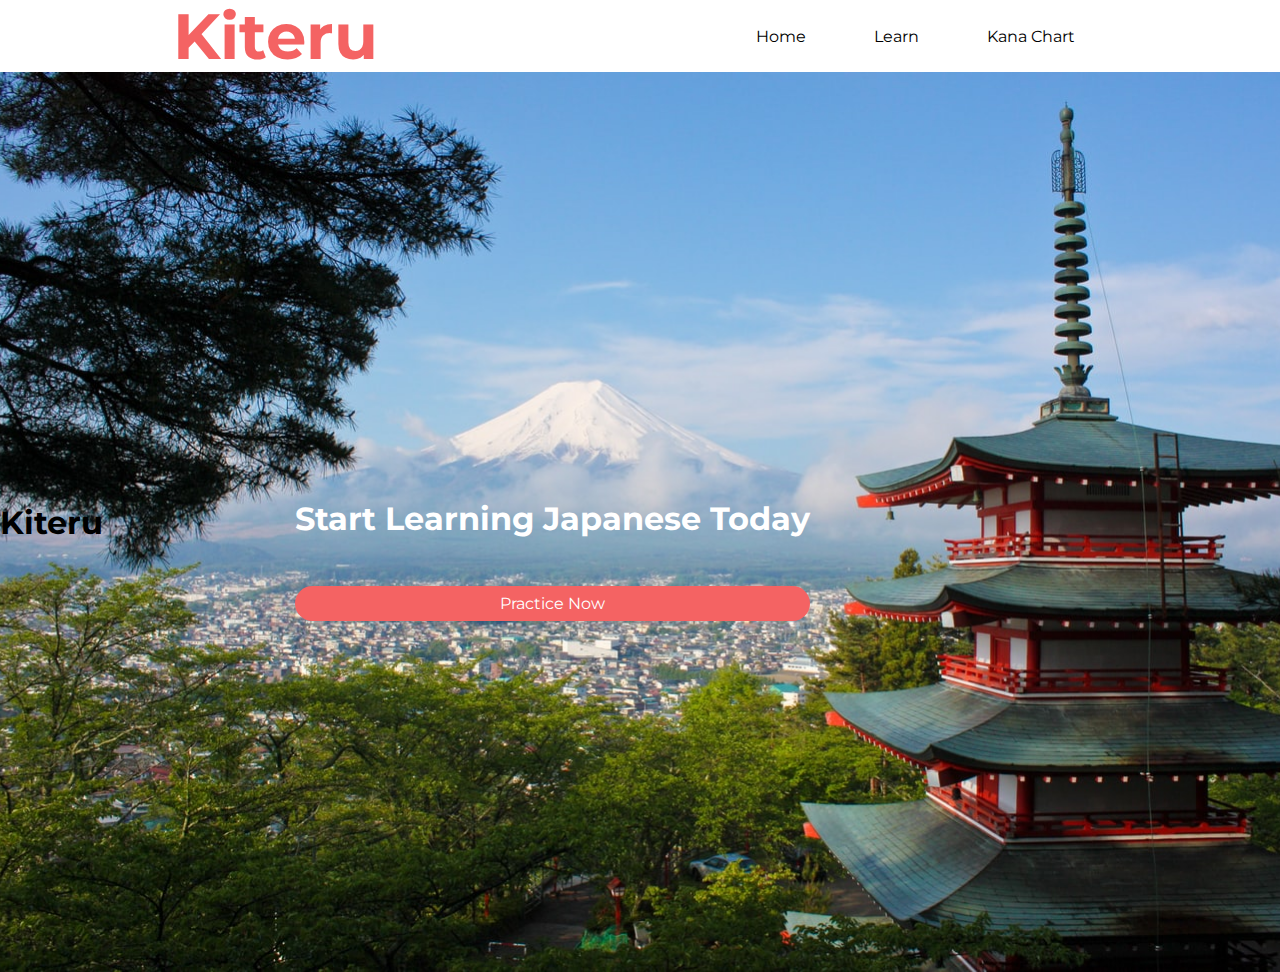
<file: index.html>
<!DOCTYPE html>
<html lang="en">
<head>
    <meta charset="UTF-8">
    <meta http-equiv="X-UA-Compatible" content="IE=edge">
    <meta name="viewport" content="width=device-width, initial-scale=1.0">
    <link rel="stylesheet" href="styles.css">
    <title>Home</title>
</head>
<body>
    <header class='home-header'>
        <h1>Kiteru</h1>
        <nav class='home-nav'>
            <a href="index.html">Home</a>
            <a href="learn.html">Learn</a>
            <a href="chart.html">Kana Chart</a>
        </nav>
    </header>
    <section class="main">
    <img class="drop-down" src="assests/dropDownWhite.svg"> 
    <nav class="closed mobile-nav">
        <img class="close-menu" src="assests/closeMenu.svg">
        <a href="index.html">Home</a>
        <a href="learn.html">Learn</a>
        <a href="chart.html">Kana Chart</a>
    </nav>
        <h1 class="mobile-logo">Kiteru</h1>
       <div class="cta">
           <h1>Start Learning Japanese Today</h1>
           <a href="learn.html">Practice Now</a>
       </div>
    </section>
    <script src="mobileNavigation.js"></script>
</body>
</html>
</file>
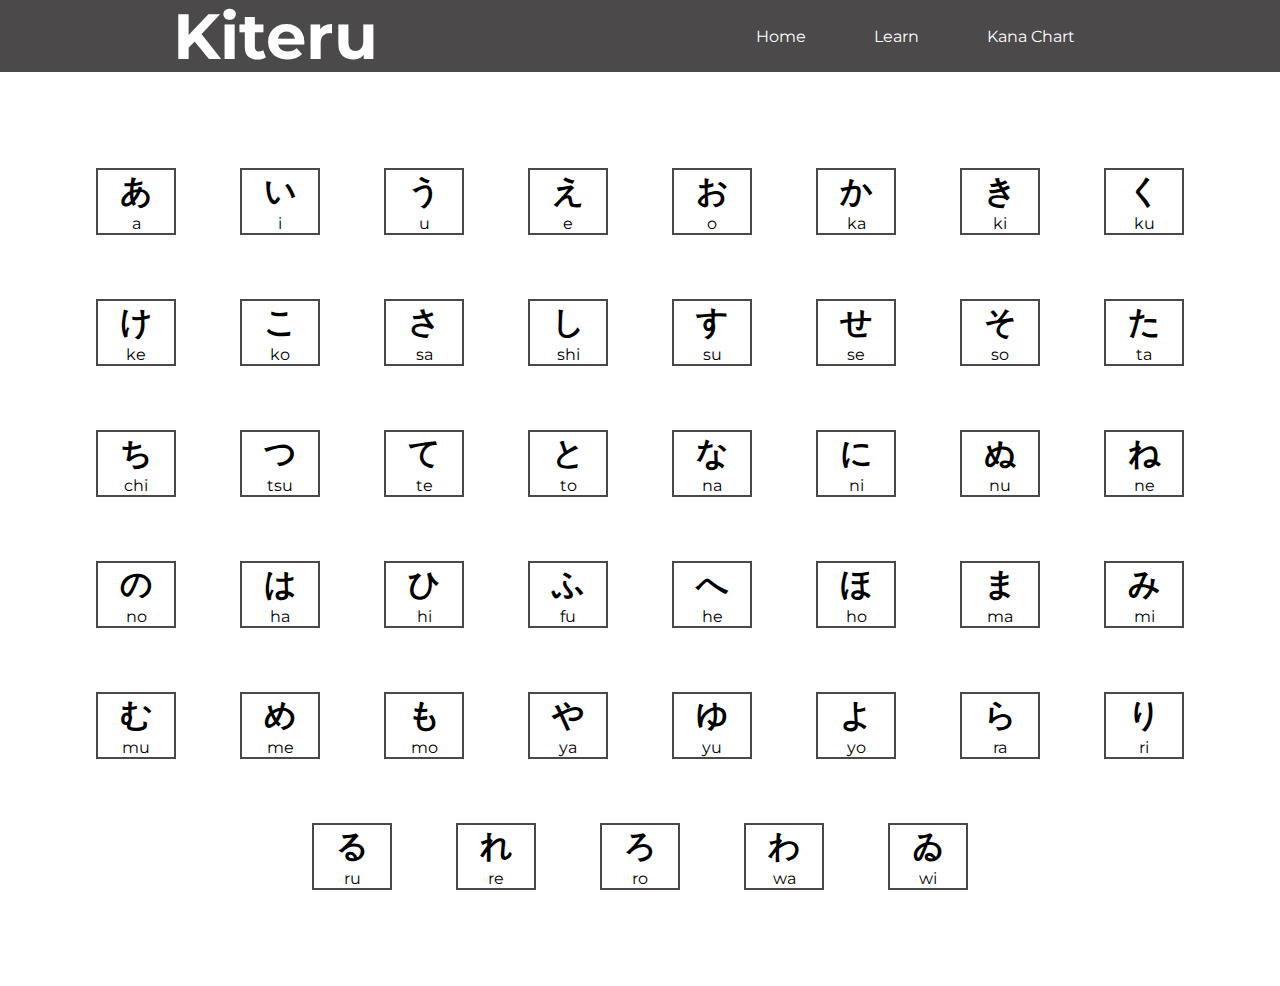
<file: chart.html>
<!DOCTYPE html>
<html lang="en">
<head>
    <meta charset="UTF-8">
    <meta http-equiv="X-UA-Compatible" content="IE=edge">
    <meta name="viewport" content="width=device-width, initial-scale=1.0">
    <link rel="stylesheet" href="styles.css">
    <title>Chart</title>
</head>
<body>
    <header>
        <h1>Kiteru</h1>
        <nav>
            <a href="index.html">Home</a>
            <a href="learn.html">Learn</a>
            <a href="chart.html">Kana Chart</a>
        </nav>
    </header>
    <section id="kana-chart">
        <img class="drop-down" src="assests/dropDown.svg"> 
        <nav class="closed mobile-nav">
            <img class="close-menu" src="assests/closeMenu.svg">
            <a href="index.html">Home</a>
            <a href="learn.html">Learn</a>
            <a href="chart.html">Kana Chart</a>
        </nav>
        <div class="kana-card-container">

        </div>
       
    </section>
    <script src="mobileNavigation.js"></script>
    <script src="data.js"></script>
    <script src="chart.js"></script>
</body>
</html>
</file>
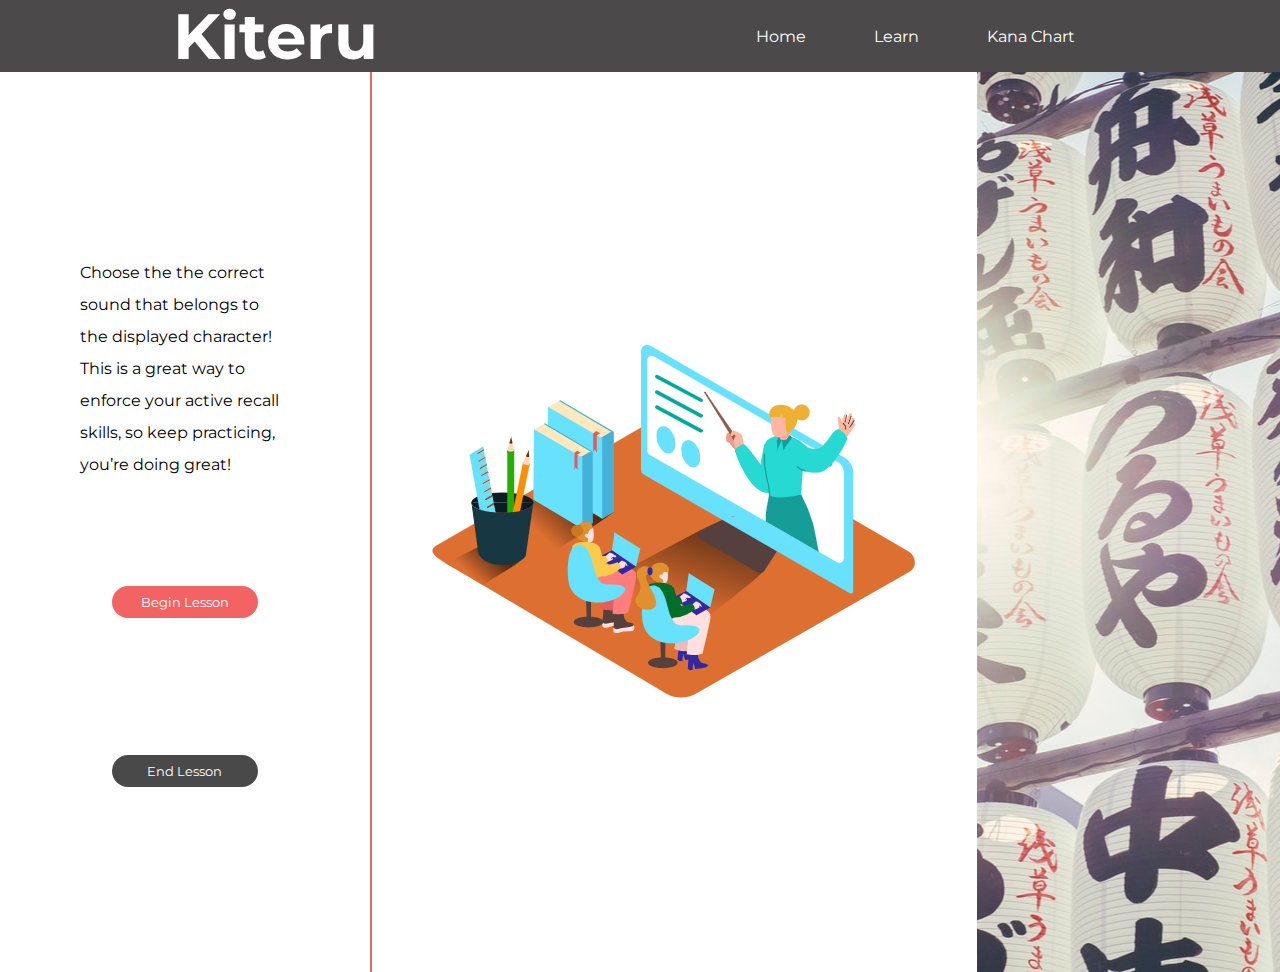
<file: learn.html>
<!DOCTYPE html>
<html lang="en">
<head>
    <meta charset="UTF-8">
    <meta http-equiv="X-UA-Compatible" content="IE=edge">
    <meta name="viewport" content="width=device-width, initial-scale=1.0">
    <link rel="stylesheet" href="styles.css">
    <title>Learn</title>
</head>
<body>
    <header>
        <h1>Kiteru</h1>
        <nav>
            <a href="index.html">Home</a>
            <a href="learn.html">Learn</a>
            <a href="chart.html">Kana Chart</a>
        </nav>
    </header>
    <section id="game-section">
        <img class="drop-down" src="assests/dropDown.svg"> 
        <nav class="closed mobile-nav">
            <img class="close-menu" src="assests/closeMenu.svg">
            <a href="index.html">Home</a>
            <a href="learn.html">Learn</a>
            <a href="chart.html">Kana Chart</a>
        </nav>
        <div class='instructions'>
            <p>Choose the
                the correct sound that belongs 
                to the displayed character! This 
                is a great way to enforce your active 
                recall skills, so keep practicing,
                you’re doing great!
            </p>
            <button>Begin Lesson</button>
            <a class="end-game" href="index.html">End Lesson</a>
        </div>
        <div class="card-section">
            <img src="assests/Online lesson _Isometric.png">
        </div>
        <div class='banner'>

        </div>
    </section>
    <script src="mobileNavigation.js"></script>
    <script src="data.js"></script>
    <script src="app.js"></script>
</body>
</html>
</file>
<file: styles.css>
@import url('https://fonts.googleapis.com/css2?family=Livvic&display=swap');
@import url('https://fonts.googleapis.com/css2?family=Livvic&family=Montserrat&display=swap');

* {
box-sizing: border-box;
Max-width: 100%;
Margin: 0;
Padding: 0;
Border: 0;
}

a {
    font-family: 'Livvic', sans-serif;
}

*:not(h1){
    font-family: 'Montserrat', sans-serif;
}

body {
    padding: 0;
    margin: 0;
}

header {
    display: flex;
    justify-content: space-around;
    background-color: hsl(0, 1%, 29%);
    height: 8vh;
    align-items: center;
    color: white;
}

.drop-down {
    display: none;
}

.closed {
    display: none;
}


header:first-of-type h1 {
    font-size: 4rem;
}

a {
    padding: 2rem;
    text-decoration: none;
}

a:hover {
    border-bottom: 2px solid #F46363;
}

a:visited, a:link, a:active {
    color: white;
}

#game-section {
    height: 100vh;
    display: flex;
    justify-content: space-between;
    width: 100%;
}

.card-section {
    display: flex;
    flex-direction: column;
    justify-content: space-evenly;
    align-items: center;
    height: 100vh;
    width: 50%;
}

.card {
    width: 35%;
    text-align: center;
    height: 45%;
    box-shadow: 1px 1px 13px 2px rgba(0,0,0,0.56);
    border-radius: 10px;
}

.card h1 {
    font-size: 4rem;
    font-weight: bold;
}

.answer-container {
    display: flex;
    flex-wrap: wrap;
    justify-content: center;
    width: 45%;
    
}

.answer {
    width: 30%;
    text-align: center;
    padding: 1rem;
    margin: 1rem;
    border: .4px solid black;
}

.banner {
    background-image: url('/assests/photo-1463319611694-4bf9eb5a6e72.jpeg');
    background-position: center;
    background-size: cover;
    width: 25%;
}

.instructions {
    display: flex;
    flex-direction: column;
    align-items: center;
    justify-content: space-evenly;
    line-height: 2rem;
    padding: 5rem;
    width: 30%;
    border-right: 2px solid #F46363;
}

button {
    border: none;
    width: 70%;
    line-height: 2rem;
    border-radius: 25px;
    background-color: #F46363;
    color: white;
}

.end-game {
    padding: 0px;
    width: 70%;
    text-align: center;
    border-radius: 25px;
    background-color: #4A4949;
    line-height: 2rem;
    font-size: 13px;
    margin-top: 2rem;
}

.home-header {
    background-color: white;
}

.home-header h1 {
    color: #F46363;
}

.home-nav a{
    color: black;
}

.main {
    background-image: url("/assests/main-bg.jpeg");
    background-size: cover;
    background-position: top;
    display: flex;
    height: 100vh;
    justify-content: left;
    align-items: center;
}

.cta {
    height: 30%;
    padding: 7rem;
    margin-left: 5rem;
}

.cta h1 {
    color: white;
    margin-bottom: 3rem;
}

.cta a {
    display: block;
    padding: .5rem;
    width: 100%;
    text-align: center;
    border-radius: 25px;
    background-color: #F46363;
    color: white;
    border: none;
}

.kana-card-container {   
    display: flex;
    flex-wrap: wrap;
    justify-content: center;
    align-items: center;
    padding: 4rem;
}

.chart-card{
    text-align: center;
    border: 2px solid #4A4949;
    width: 5rem;
    margin: 2rem;
}


@media (max-width: 1200px){

    .mobile-logo {
        font-size: 5rem;
        color: #F46363;
    }

    .open{
        display: flex;
        flex-direction: column;
        align-items: center;
        width: 100%;
        height: 100vh;
        background-color: #4A4949;
        position: absolute;
        padding: 2rem;
    }

    .end-game {
        margin-top: 2rem;
    }

    .closed {
        display: none;
    }

    .close-menu {
        height: 25px;
        width: 25px;
        align-self: flex-start;
        margin-left: 2rem;
        margin-top: 3rem;
    }

    body {
        display: flex;
        flex-direction: column;

    }

    header {
        display: none;
    }

    .drop-down {
        display: inline;
        height: 55px;
        width: 55px;
        align-self: baseline;
        margin-left: 2rem;
        margin-top: 3rem;
        
    }

    #game-section .drop-down {
        order: 1;
    }


    .main {
        flex-direction: column;
        align-items: center;
        justify-content: space-between;
    }


    .cta {
        margin: 10rem auto;
        padding: 2rem;
        text-align: center;
        
    }

    .banner {
        display: none;
    }

    #game-section {
        height: 100vh;
        flex-direction: column-reverse;
        justify-content: center;
        align-items: center;
        width: 100%;
    }
    
    .card-section {
        align-items: center;
        height: 100vh;
        width: 80%;
        margin: 0rem auto;
    }
    
    .card {
        width: 35%;
        text-align: center;
        height: 45%;
        box-shadow: 1px 1px 13px 2px rgba(0,0,0,0.56);
        border-radius: 10px;
    }
    
    .card h1 {
        font-size: 4rem;
        font-weight: bold;
    }
    
    .answer-container {
        display: flex;
        flex-wrap: wrap;
        justify-content: center;
        width: 100%;
        
    }
    
    .answer {
        width: 30%;
        text-align: center;
        padding: 1rem;
        margin: 1rem;
        border: .4px solid black;
    }
    
    .instructions {
        display: flex;
        flex-direction: column-reverse;
        width: 90%;
        border: none;
        margin: 0 auto;
        padding: 1rem;
    }
    
    button {
        border: none;
        width: 70%;
        line-height: 2rem;
        border-radius: 25px;
        background-color: #F46363;
        color: white;
        margin-bottom: .5rem;
        order: 1;
    }

    .end-game {
        margin-bottom: 2rem;
    }
    
    
}

@media (max-width: 600px){
    button {
        width: 100%;
    }

    .end-game {
        width: 100%;
    }

    .card {
        width: 60%;
    }

    .kana-card-container {   
        display: flex;
        flex-wrap: wrap;
        justify-content: center;
        align-items: center;
        padding: 1rem;
    }

    .chart-card{
        text-align: center;
        border: 2px solid black;
        width: 5rem;
        margin: 1rem;
    }
}
</file>
